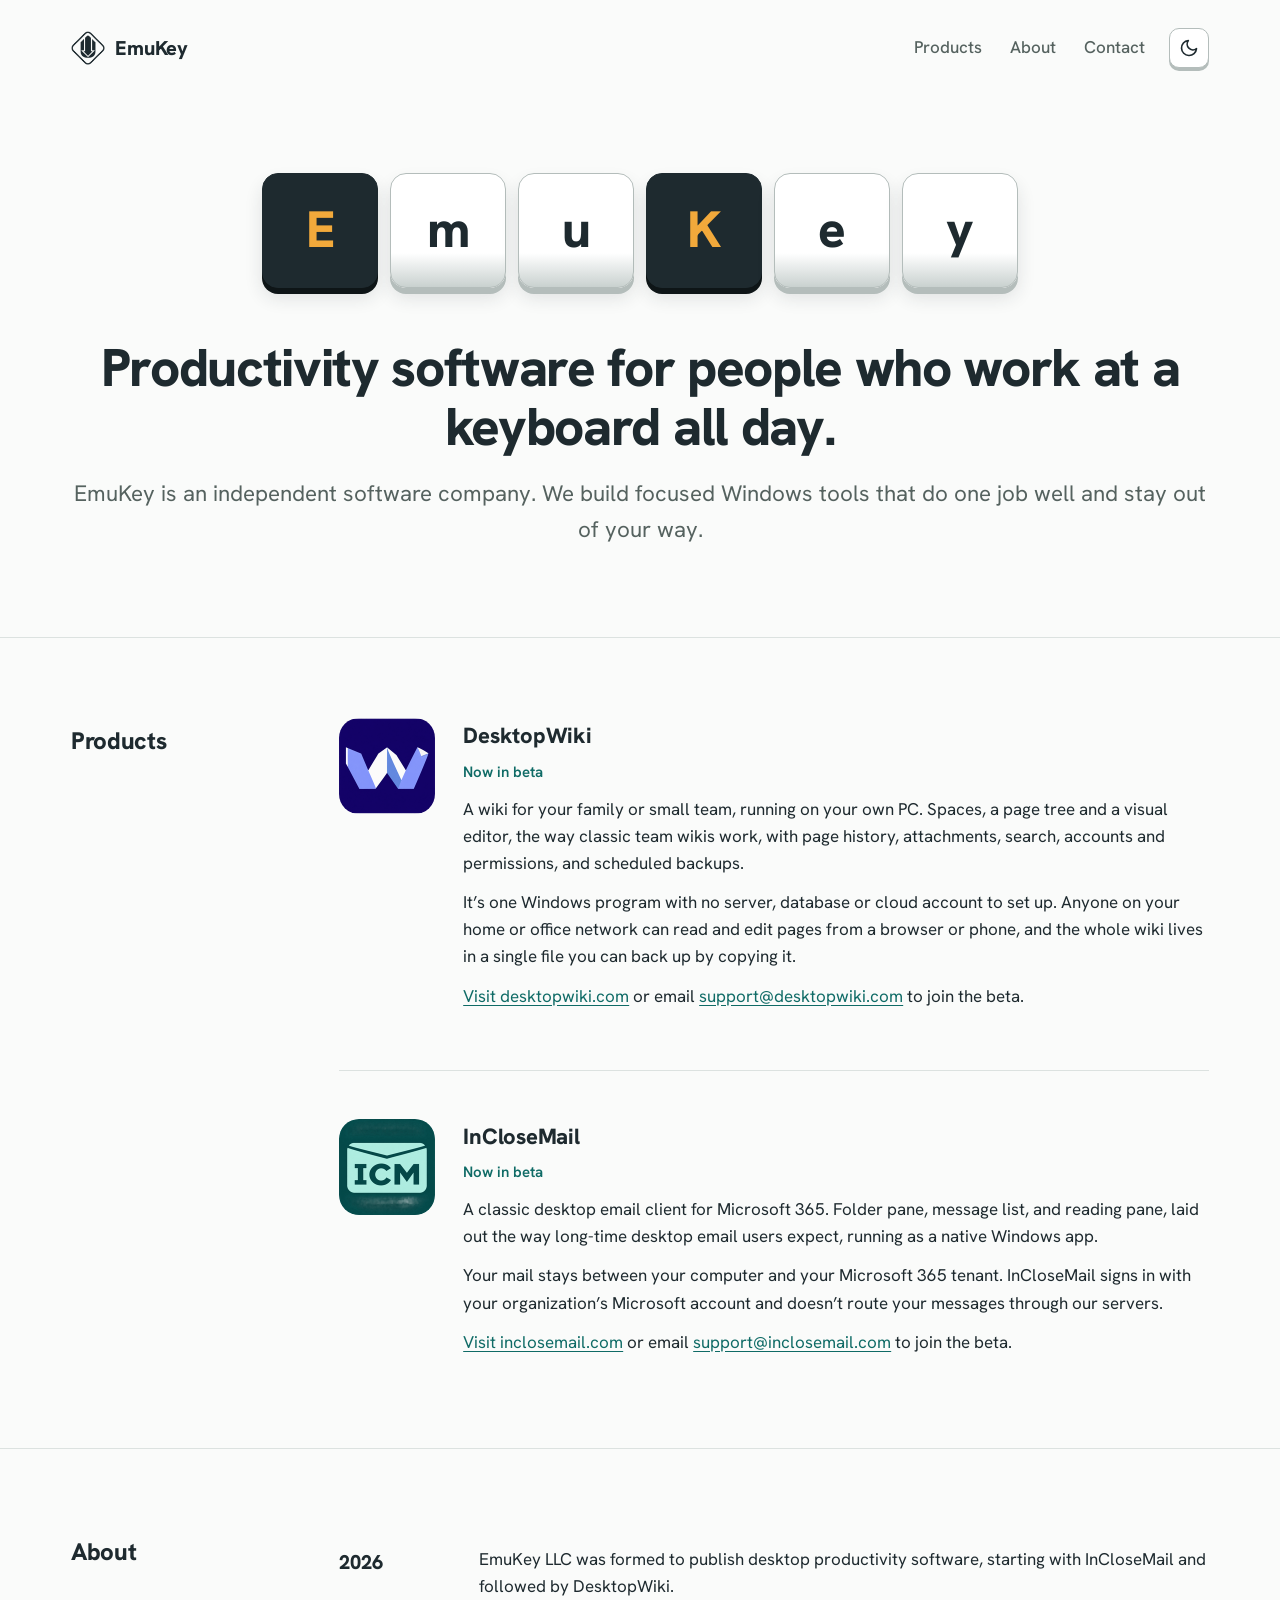
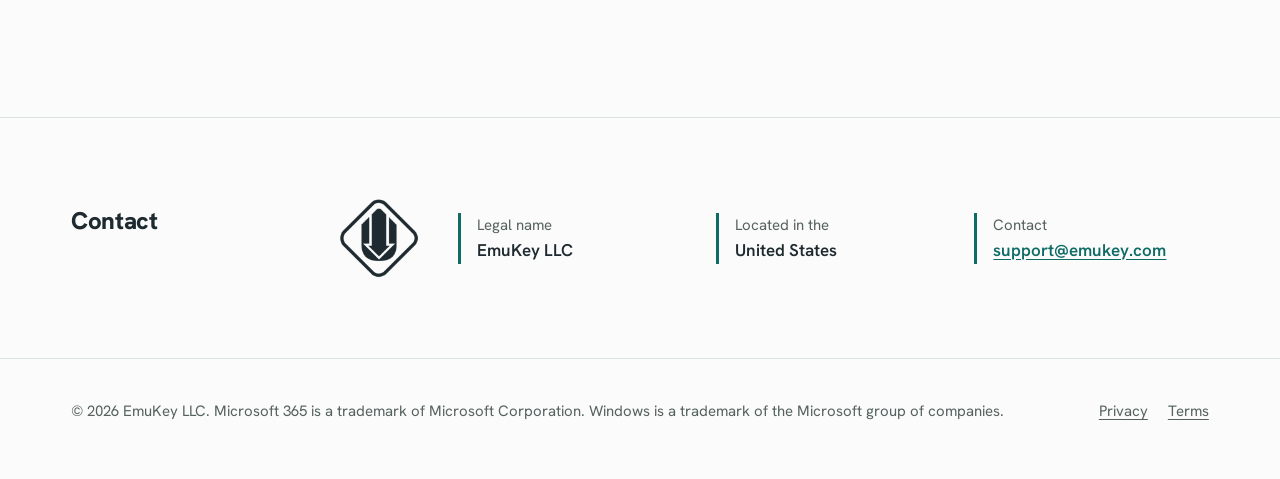
<file: index.html>
<!doctype html>
<html lang="en">
<head>
<meta charset="utf-8">
<meta name="viewport" content="width=device-width, initial-scale=1">
<title>EmuKey LLC: Productivity software for Windows</title>
<meta name="description" content="EmuKey LLC is an independent software company. Our products are DesktopWiki, a wiki for your family or small team that runs on your own PC, and InCloseMail, a classic desktop email client for Microsoft 365.">
<link rel="icon" type="image/png" sizes="32x32" href="/assets/favicon-32.png">
<link rel="apple-touch-icon" href="/assets/apple-touch-icon.png">
<meta property="og:title" content="EmuKey LLC">
<meta property="og:description" content="Independent software company behind DesktopWiki and InCloseMail.">
<meta property="og:type" content="website">
<meta property="og:site_name" content="EmuKey">
<meta property="og:image" content="https://emukey.com/assets/og-image.png">
<meta property="og:image:width" content="1200">
<meta property="og:image:height" content="630">
<meta property="og:image:alt" content="EmuKey: productivity software for Windows">
<meta name="twitter:card" content="summary_large_image">
<meta property="og:url" content="https://emukey.com/">
<link rel="canonical" href="https://emukey.com/">
<script>
  (function () {
    var t = null;
    try { t = localStorage.getItem('theme'); } catch (e) {}
    if (t !== 'light' && t !== 'dark') {
      t = window.matchMedia('(prefers-color-scheme: dark)').matches ? 'dark' : 'light';
    }
    document.documentElement.setAttribute('data-theme', t);
  })();
</script>
<link rel="preload" href="/assets/fonts/hanken-grotesk-latin.woff2" as="font" type="font/woff2" crossorigin>
<script type="application/ld+json">
{
  "@context": "https://schema.org",
  "@type": "Organization",
  "name": "EmuKey LLC",
  "alternateName": "EmuKey",
  "url": "https://emukey.com/",
  "logo": "https://emukey.com/assets/emukey-logo.png",
  "email": "support@emukey.com",
  "address": { "@type": "PostalAddress", "addressCountry": "US" },
  "makesOffer": [
    { "@type": "Offer", "itemOffered": { "@type": "SoftwareApplication", "name": "DesktopWiki", "url": "https://desktopwiki.com/", "operatingSystem": "Windows", "applicationCategory": "BusinessApplication" } },
    { "@type": "Offer", "itemOffered": { "@type": "SoftwareApplication", "name": "InCloseMail", "url": "https://inclosemail.com/", "operatingSystem": "Windows", "applicationCategory": "CommunicationApplication" } }
  ]
}
</script>
<link rel="stylesheet" href="/styles.css?v=17fdaec7">
<script src="/theme.js?v=fd7835ac" defer></script>
</head>
<body>

<header class="site wrap">
  <a class="brand" href="/" aria-label="EmuKey home"><span class="mark" aria-hidden="true"></span><span class="brand-name">EmuKey</span></a>
  <nav class="site" aria-label="Main">
    <a href="#products">Products</a>
    <a href="#about">About</a>
    <a href="#contact">Contact</a>
  </nav>
  <button class="theme-toggle" type="button" aria-label="Switch to dark mode" title="Switch to dark mode">
    <svg class="moon" viewBox="0 0 24 24" fill="none" stroke="currentColor" stroke-width="2" stroke-linecap="round" stroke-linejoin="round" aria-hidden="true"><path d="M21 12.8A9 9 0 1 1 11.2 3a7 7 0 0 0 9.8 9.8z"/></svg>
    <svg class="sun" viewBox="0 0 24 24" fill="none" stroke="currentColor" stroke-width="2" stroke-linecap="round" aria-hidden="true"><circle cx="12" cy="12" r="4.5"/><path d="M12 2v2M12 20v2M4.9 4.9l1.4 1.4M17.7 17.7l1.4 1.4M2 12h2M20 12h2M4.9 19.1l1.4-1.4M17.7 6.3l1.4-1.4"/></svg>
  </button>
</header>

<main>
  <div class="hero wrap">
    <ul class="keys" aria-hidden="true">
      <li class="cap pressed">E</li>
      <li class="cap">m</li>
      <li class="cap">u</li>
      <li class="break"></li>
      <li class="cap pressed">K</li>
      <li class="cap">e</li>
      <li class="cap">y</li>
    </ul>
    <h1>Productivity software for people who work at a keyboard all day.</h1>
    <p class="lede">EmuKey is an independent software company. We build focused Windows tools that do one job well and stay out of your way.</p>
  </div>

  <section id="products">
    <div class="wrap">
      <h2>Products</h2>
      <div class="product-list">
      <div class="product">
        <img class="icon" src="/assets/desktopwiki-icon.png" alt="DesktopWiki icon" width="96" height="96">
        <div>
          <h3>DesktopWiki</h3>
          <span class="status">Now in beta</span>
          <p>A wiki for your family or small team, running on your own PC. Spaces, a page tree and a visual editor, the way classic team wikis work, with page history, attachments, search, accounts and permissions, and scheduled backups.</p>
          <p>It’s one Windows program with no server, database or cloud account to set up. Anyone on your home or office network can read and edit pages from a browser or phone, and the whole wiki lives in a single file you can back up by copying it.</p>
          <p><a href="https://desktopwiki.com">Visit desktopwiki.com</a> or email <a href="mailto:support@desktopwiki.com">support@desktopwiki.com</a> to join the beta.</p>
        </div>
      </div>
      <div class="product">
        <img class="icon" src="/assets/inclosemail-icon.png" alt="InCloseMail icon" width="96" height="96">
        <div>
          <h3>InCloseMail</h3>
          <span class="status">Now in beta</span>
          <p>A classic desktop email client for Microsoft 365. Folder pane, message list, and reading pane, laid out the way long-time desktop email users expect, running as a native Windows app.</p>
          <p>Your mail stays between your computer and your Microsoft 365 tenant. InCloseMail signs in with your organization’s Microsoft account and doesn’t route your messages through our servers.</p>
          <p><a href="https://inclosemail.com">Visit inclosemail.com</a> or email <a href="mailto:support@inclosemail.com">support@inclosemail.com</a> to join the beta.</p>
        </div>
      </div>
      </div>
    </div>
  </section>

  <section id="about">
    <div class="wrap">
      <h2>About</h2>
      <dl class="history">
        <dt>2026</dt>
        <dd>EmuKey LLC was formed to publish desktop productivity software, starting with InCloseMail and followed by DesktopWiki.</dd>
      </dl>
    </div>
  </section>

  <section id="contact">
    <div class="wrap">
      <h2>Contact</h2>
      <div class="company">
      <span class="logo mark" role="img" aria-label="EmuKey logo"></span>
      <div class="facts">
        <div><div class="k">Legal name</div><div class="v">EmuKey LLC</div></div>
        <div><div class="k">Located in the</div><div class="v">United States</div></div>
        <div><div class="k">Contact</div><div class="v"><a href="mailto:support@emukey.com">support@emukey.com</a></div></div>
      </div>
      </div>
    </div>
  </section>
</main>

<footer class="site">
  <div class="wrap">
    <div>© 2026 EmuKey LLC. Microsoft 365 is a trademark of Microsoft Corporation. Windows is a trademark of the Microsoft group of companies.</div>
    <nav aria-label="Legal"><a href="/privacy">Privacy</a><a href="/terms">Terms</a></nav>
  </div>
</footer>

</body>
</html>
</file>
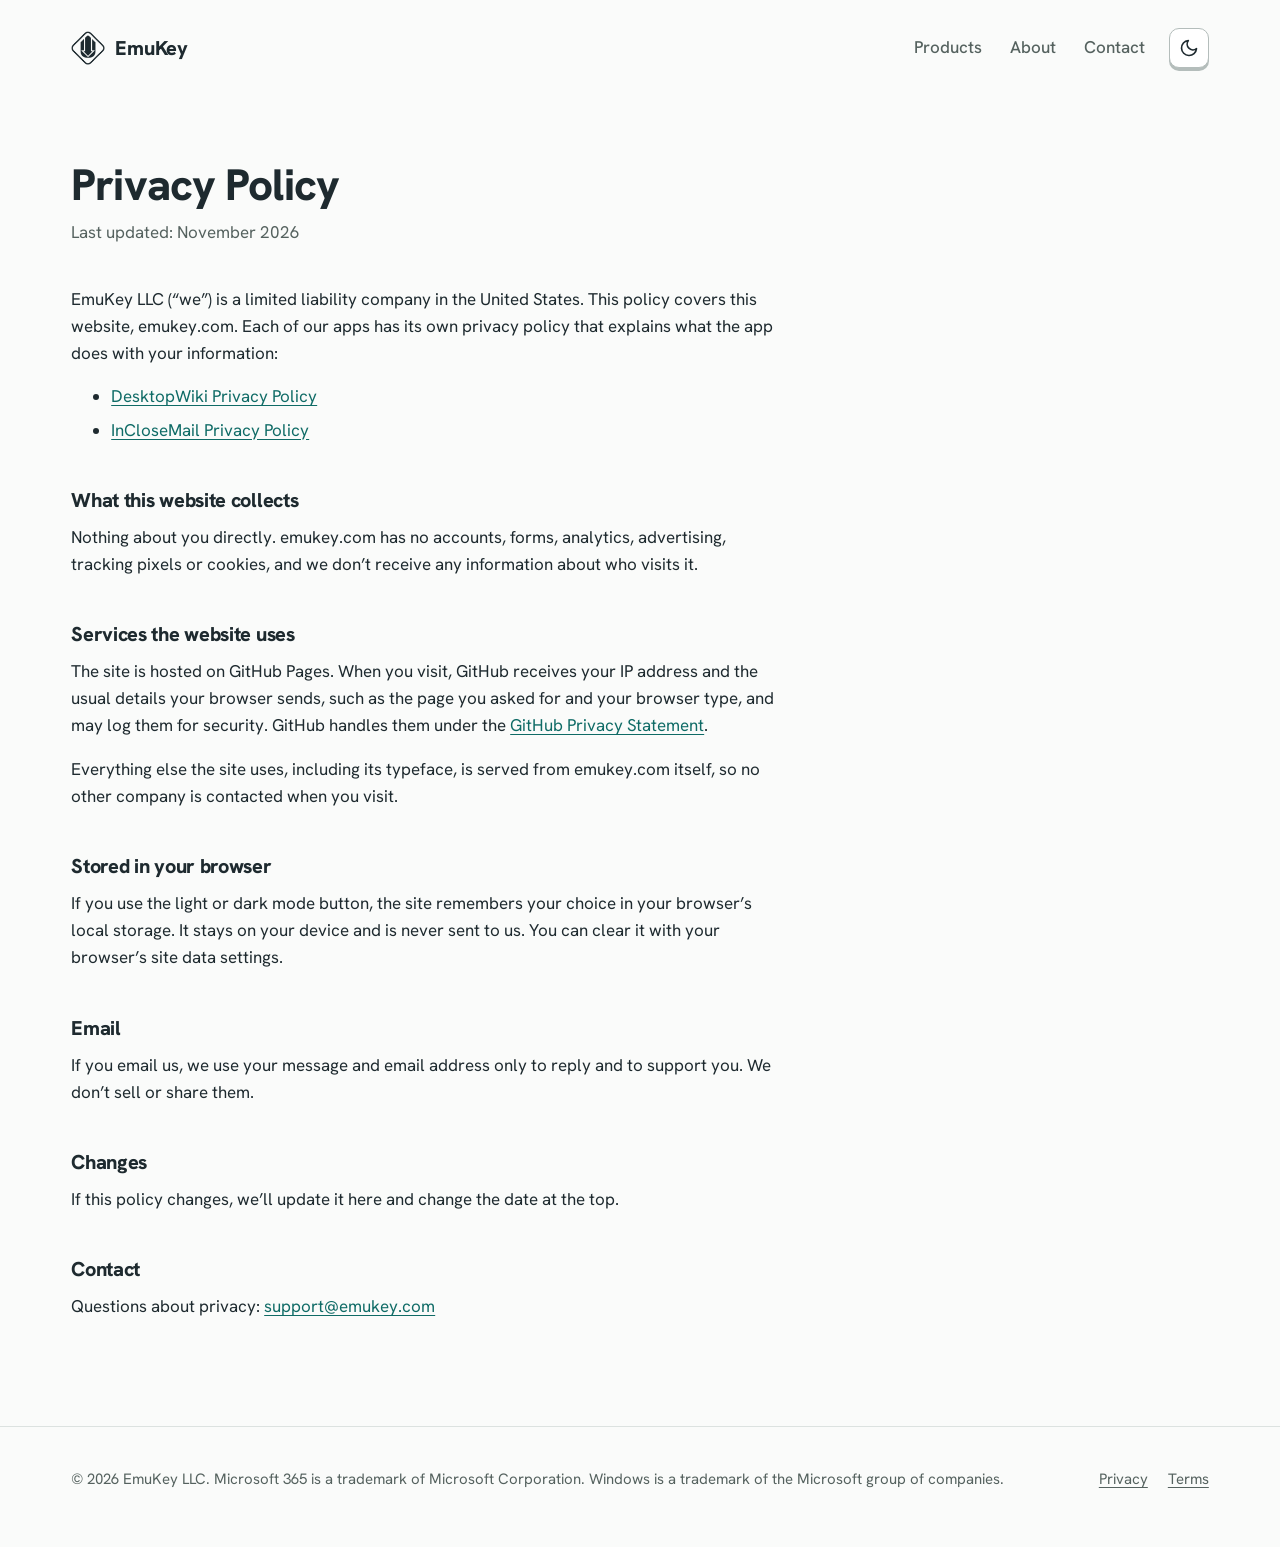
<file: privacy.html>
<!doctype html>
<html lang="en">
<head>
<meta charset="utf-8">
<meta name="viewport" content="width=device-width, initial-scale=1">
<title>Privacy Policy · EmuKey LLC</title>
<meta name="description" content="How the emukey.com website handles your information, with links to the privacy policies for DesktopWiki and InCloseMail.">
<link rel="icon" type="image/png" sizes="32x32" href="/assets/favicon-32.png">
<link rel="apple-touch-icon" href="/assets/apple-touch-icon.png">
<link rel="canonical" href="https://emukey.com/privacy">
<script>
  (function () {
    var t = null;
    try { t = localStorage.getItem('theme'); } catch (e) {}
    if (t !== 'light' && t !== 'dark') {
      t = window.matchMedia('(prefers-color-scheme: dark)').matches ? 'dark' : 'light';
    }
    document.documentElement.setAttribute('data-theme', t);
  })();
</script>
<link rel="preload" href="/assets/fonts/hanken-grotesk-latin.woff2" as="font" type="font/woff2" crossorigin>
<link rel="stylesheet" href="/styles.css?v=17fdaec7">
<script src="/theme.js?v=fd7835ac" defer></script>
</head>
<body>

<header class="site wrap">
  <a class="brand" href="/" aria-label="EmuKey home"><span class="mark" aria-hidden="true"></span><span class="brand-name">EmuKey</span></a>
  <nav class="site" aria-label="Main">
    <a href="/#products">Products</a>
    <a href="/#about">About</a>
    <a href="/#contact">Contact</a>
  </nav>
  <button class="theme-toggle" type="button" aria-label="Switch to dark mode" title="Switch to dark mode">
    <svg class="moon" viewBox="0 0 24 24" fill="none" stroke="currentColor" stroke-width="2" stroke-linecap="round" stroke-linejoin="round" aria-hidden="true"><path d="M21 12.8A9 9 0 1 1 11.2 3a7 7 0 0 0 9.8 9.8z"/></svg>
    <svg class="sun" viewBox="0 0 24 24" fill="none" stroke="currentColor" stroke-width="2" stroke-linecap="round" aria-hidden="true"><circle cx="12" cy="12" r="4.5"/><path d="M12 2v2M12 20v2M4.9 4.9l1.4 1.4M17.7 17.7l1.4 1.4M2 12h2M20 12h2M4.9 19.1l1.4-1.4M17.7 6.3l1.4-1.4"/></svg>
  </button>
</header>

<main class="page wrap">
  <article class="prose">
    <h1>Privacy Policy</h1>
    <p class="updated">Last updated: November 2026</p>
    <p>EmuKey LLC (“we”) is a limited liability company in the United States. This policy covers this website, emukey.com. Each of our apps has its own privacy policy that explains what the app does with your information:</p>
    <ul>
      <li><a href="https://desktopwiki.com/privacy.html">DesktopWiki Privacy Policy</a></li>
      <li><a href="https://inclosemail.com/privacy.html">InCloseMail Privacy Policy</a></li>
    </ul>

    <h2>What this website collects</h2>
    <p>Nothing about you directly. emukey.com has no accounts, forms, analytics, advertising, tracking pixels or cookies, and we don’t receive any information about who visits it.</p>

    <h2>Services the website uses</h2>
    <p>The site is hosted on GitHub Pages. When you visit, GitHub receives your IP address and the usual details your browser sends, such as the page you asked for and your browser type, and may log them for security. GitHub handles them under the <a href="https://docs.github.com/en/site-policy/privacy-policies/github-general-privacy-statement">GitHub Privacy Statement</a>.</p>
    <p>Everything else the site uses, including its typeface, is served from emukey.com itself, so no other company is contacted when you visit.</p>

    <h2>Stored in your browser</h2>
    <p>If you use the light or dark mode button, the site remembers your choice in your browser’s local storage. It stays on your device and is never sent to us. You can clear it with your browser’s site data settings.</p>

    <h2>Email</h2>
    <p>If you email us, we use your message and email address only to reply and to support you. We don’t sell or share them.</p>

    <h2>Changes</h2>
    <p>If this policy changes, we’ll update it here and change the date at the top.</p>

    <h2>Contact</h2>
    <p>Questions about privacy: <a href="mailto:support@emukey.com">support@emukey.com</a></p>
  </article>
</main>

<footer class="site">
  <div class="wrap">
    <div>© 2026 EmuKey LLC. Microsoft 365 is a trademark of Microsoft Corporation. Windows is a trademark of the Microsoft group of companies.</div>
    <nav aria-label="Legal"><a href="/privacy">Privacy</a><a href="/terms">Terms</a></nav>
  </div>
</footer>
</body>
</html>
</file>
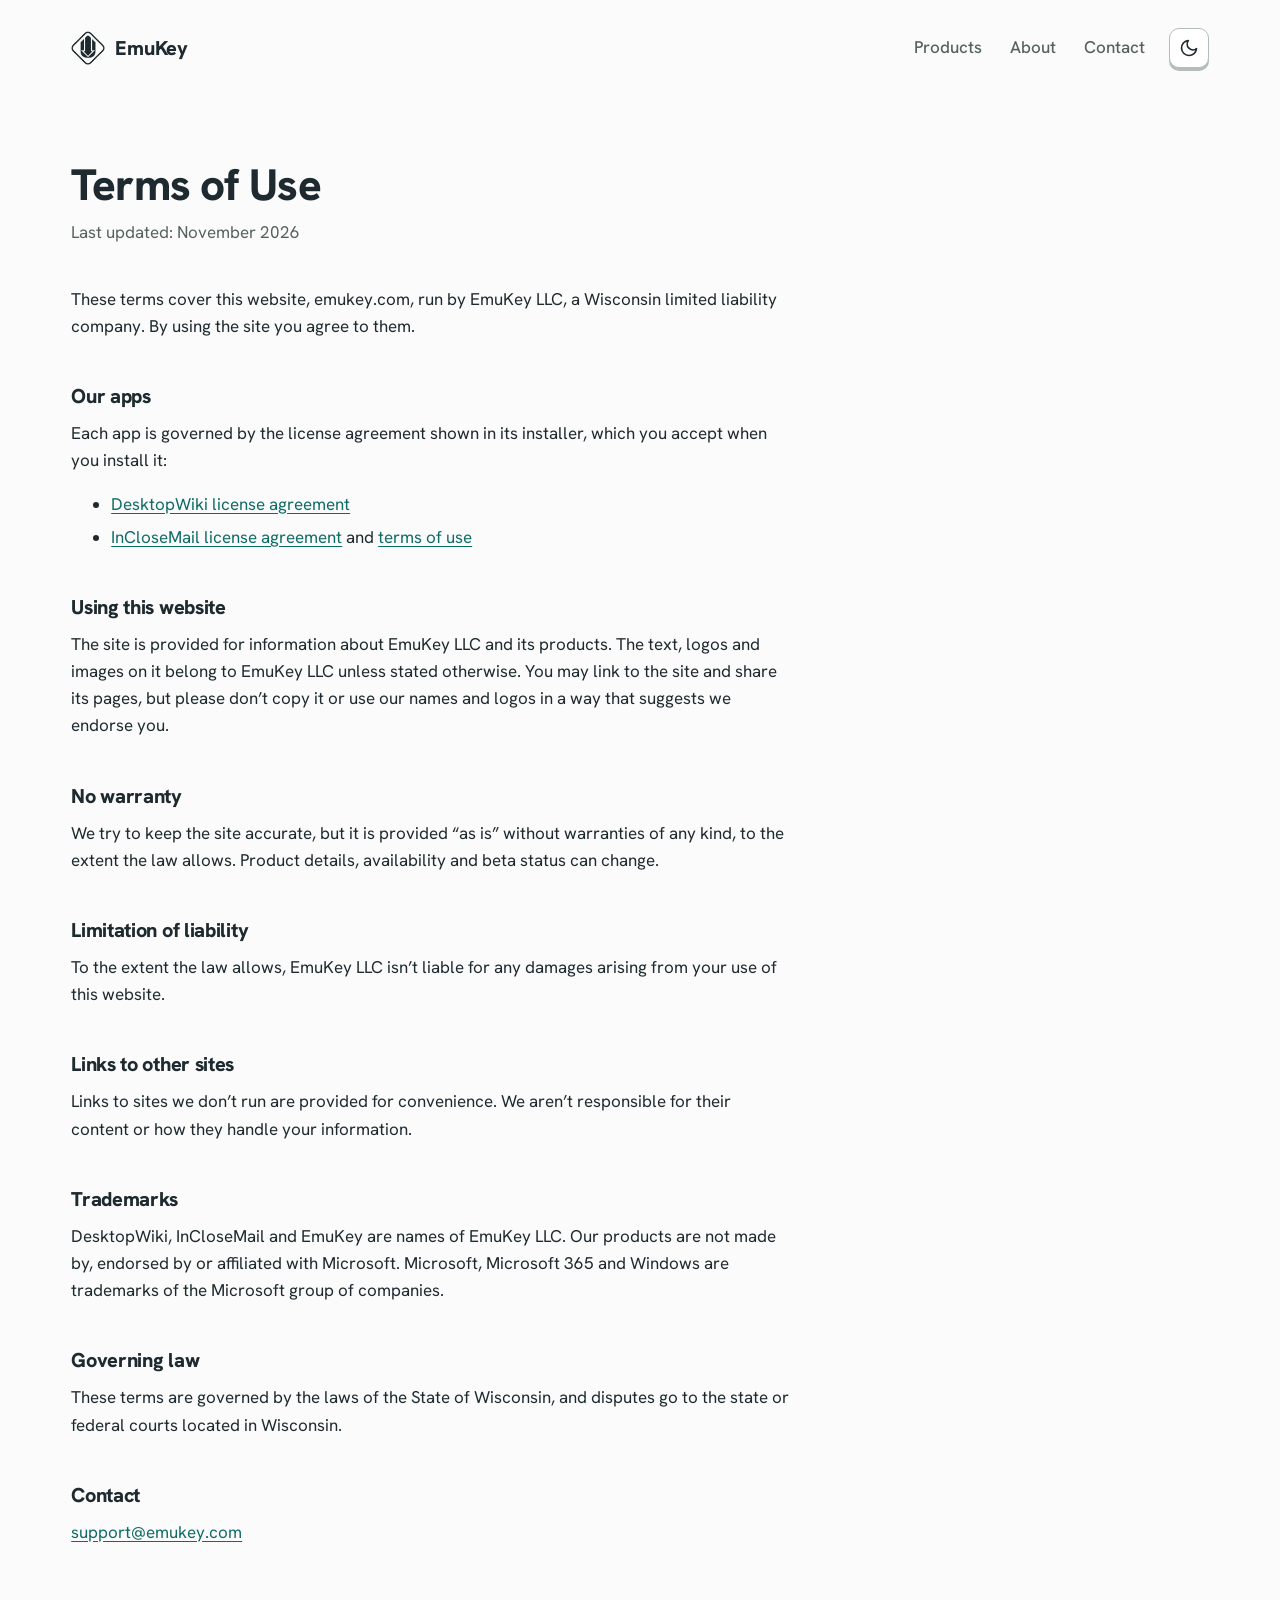
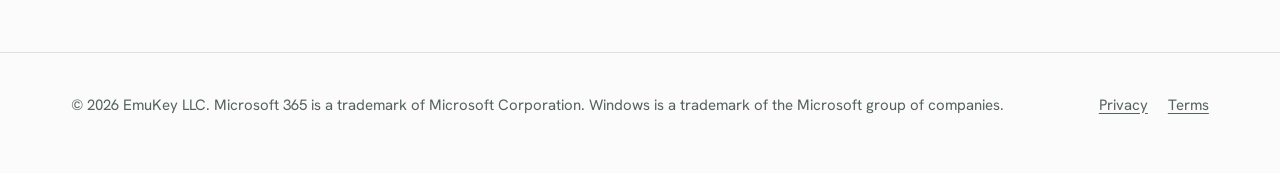
<file: terms.html>
<!doctype html>
<html lang="en">
<head>
<meta charset="utf-8">
<meta name="viewport" content="width=device-width, initial-scale=1">
<title>Terms of Use · EmuKey LLC</title>
<meta name="description" content="Terms of use for the emukey.com website, with links to the license terms for DesktopWiki and InCloseMail.">
<link rel="icon" type="image/png" sizes="32x32" href="/assets/favicon-32.png">
<link rel="apple-touch-icon" href="/assets/apple-touch-icon.png">
<link rel="canonical" href="https://emukey.com/terms">
<script>
  (function () {
    var t = null;
    try { t = localStorage.getItem('theme'); } catch (e) {}
    if (t !== 'light' && t !== 'dark') {
      t = window.matchMedia('(prefers-color-scheme: dark)').matches ? 'dark' : 'light';
    }
    document.documentElement.setAttribute('data-theme', t);
  })();
</script>
<link rel="preload" href="/assets/fonts/hanken-grotesk-latin.woff2" as="font" type="font/woff2" crossorigin>
<link rel="stylesheet" href="/styles.css?v=17fdaec7">
<script src="/theme.js?v=fd7835ac" defer></script>
</head>
<body>

<header class="site wrap">
  <a class="brand" href="/" aria-label="EmuKey home"><span class="mark" aria-hidden="true"></span><span class="brand-name">EmuKey</span></a>
  <nav class="site" aria-label="Main">
    <a href="/#products">Products</a>
    <a href="/#about">About</a>
    <a href="/#contact">Contact</a>
  </nav>
  <button class="theme-toggle" type="button" aria-label="Switch to dark mode" title="Switch to dark mode">
    <svg class="moon" viewBox="0 0 24 24" fill="none" stroke="currentColor" stroke-width="2" stroke-linecap="round" stroke-linejoin="round" aria-hidden="true"><path d="M21 12.8A9 9 0 1 1 11.2 3a7 7 0 0 0 9.8 9.8z"/></svg>
    <svg class="sun" viewBox="0 0 24 24" fill="none" stroke="currentColor" stroke-width="2" stroke-linecap="round" aria-hidden="true"><circle cx="12" cy="12" r="4.5"/><path d="M12 2v2M12 20v2M4.9 4.9l1.4 1.4M17.7 17.7l1.4 1.4M2 12h2M20 12h2M4.9 19.1l1.4-1.4M17.7 6.3l1.4-1.4"/></svg>
  </button>
</header>

<main class="page wrap">
  <article class="prose">
    <h1>Terms of Use</h1>
    <p class="updated">Last updated: November 2026</p>
    <p>These terms cover this website, emukey.com, run by EmuKey LLC, a Wisconsin limited liability company. By using the site you agree to them.</p>

    <h2>Our apps</h2>
    <p>Each app is governed by the license agreement shown in its installer, which you accept when you install it:</p>
    <ul>
      <li><a href="https://desktopwiki.com/license.html">DesktopWiki license agreement</a></li>
      <li><a href="https://inclosemail.com/license.html">InCloseMail license agreement</a> and <a href="https://inclosemail.com/terms.html">terms of use</a></li>
    </ul>

    <h2>Using this website</h2>
    <p>The site is provided for information about EmuKey LLC and its products. The text, logos and images on it belong to EmuKey LLC unless stated otherwise. You may link to the site and share its pages, but please don’t copy it or use our names and logos in a way that suggests we endorse you.</p>

    <h2>No warranty</h2>
    <p>We try to keep the site accurate, but it is provided “as is” without warranties of any kind, to the extent the law allows. Product details, availability and beta status can change.</p>

    <h2>Limitation of liability</h2>
    <p>To the extent the law allows, EmuKey LLC isn’t liable for any damages arising from your use of this website.</p>

    <h2>Links to other sites</h2>
    <p>Links to sites we don’t run are provided for convenience. We aren’t responsible for their content or how they handle your information.</p>

    <h2>Trademarks</h2>
    <p>DesktopWiki, InCloseMail and EmuKey are names of EmuKey LLC. Our products are not made by, endorsed by or affiliated with Microsoft. Microsoft, Microsoft 365 and Windows are trademarks of the Microsoft group of companies.</p>

    <h2>Governing law</h2>
    <p>These terms are governed by the laws of the State of Wisconsin, and disputes go to the state or federal courts located in Wisconsin.</p>

    <h2>Contact</h2>
    <p><a href="mailto:support@emukey.com">support@emukey.com</a></p>
  </article>
</main>

<footer class="site">
  <div class="wrap">
    <div>© 2026 EmuKey LLC. Microsoft 365 is a trademark of Microsoft Corporation. Windows is a trademark of the Microsoft group of companies.</div>
    <nav aria-label="Legal"><a href="/privacy">Privacy</a><a href="/terms">Terms</a></nav>
  </div>
</footer>
</body>
</html>
</file>
<file: styles.css>
/* Hanken Grotesk, self-hosted (SIL Open Font License, see /assets/fonts/OFL.txt) */
@font-face {
  font-family: "Hanken Grotesk"; font-style: normal; font-weight: 100 900; font-display: swap;
  src: url(/assets/fonts/hanken-grotesk-latin-ext.woff2) format("woff2");
  unicode-range: U+0100-02BA, U+02BD-02C5, U+02C7-02CC, U+02CE-02D7, U+02DD-02FF, U+0304, U+0308, U+0329, U+1D00-1DBF, U+1E00-1E9F, U+1EF2-1EFF, U+2020, U+20A0-20AB, U+20AD-20C4, U+2113, U+2C60-2C7F, U+A720-A7FF;
}
@font-face {
  font-family: "Hanken Grotesk"; font-style: normal; font-weight: 100 900; font-display: swap;
  src: url(/assets/fonts/hanken-grotesk-latin.woff2) format("woff2");
  unicode-range: U+0000-00FF, U+0131, U+0152-0153, U+02BB-02BC, U+02C6, U+02DA, U+02DC, U+0304, U+0308, U+0329, U+2000-206F, U+20AC, U+2122, U+2191, U+2193, U+2212, U+2215, U+FEFF, U+FFFD;
}

:root {
  color-scheme: light;
  --paper: #FAFBFA;
  --ink: #1E2A2F;
  --muted: #55625F;
  --line: #DCE2E0;
  --teal: #0F6B66;
  --amber: #F2A93B;
  --cap-top: #FFFFFF;
  --cap-side: #C9D1CF;
  --cap-edge: #B4BDBB;
  --surface: #FFFFFF;
}
@media (prefers-color-scheme: dark) {
  :root:not([data-theme="light"]) {
    color-scheme: dark;
    --paper: #151C1F;
    --ink: #E8EDEC;
    --muted: #A3B0AD;
    --line: #2C383C;
    --teal: #5FB8B1;
    --amber: #F2A93B;
    --cap-top: #2A3539;
    --cap-side: #1A2226;
    --cap-edge: #0F1416;
    --surface: #1C2427;
  }
}
:root[data-theme="dark"] {
  color-scheme: dark;
  --paper: #151C1F;
  --ink: #E8EDEC;
  --muted: #A3B0AD;
  --line: #2C383C;
  --teal: #5FB8B1;
  --amber: #F2A93B;
  --cap-top: #2A3539;
  --cap-side: #1A2226;
  --cap-edge: #0F1416;
  --surface: #1C2427;
}
* { box-sizing: border-box; }
html { -webkit-text-size-adjust: 100%; }
body {
  margin: 0;
  background: var(--paper);
  color: var(--ink);
  font-family: "Hanken Grotesk", "Segoe UI", system-ui, sans-serif;
  font-size: 1.0625rem;
  line-height: 1.6;
}
a { color: var(--teal); text-underline-offset: 3px; }
a:hover { text-decoration-thickness: 2px; }
a:focus-visible { outline: 3px solid var(--amber); outline-offset: 3px; border-radius: 4px; }

.wrap { max-width: 1240px; margin: 0 auto; padding: 0 clamp(24px, 4vw, 56px); }

header.site {
  display: flex; align-items: center; justify-content: space-between;
  padding-top: 28px; padding-bottom: 28px;
}
.brand { display: inline-flex; align-items: center; gap: 10px; font-weight: 800; font-size: 1.25rem; letter-spacing: -0.01em; color: var(--ink); text-decoration: none; }
.mark {
  display: block; flex: none;
  background-color: currentColor;
  -webkit-mask: url(/assets/emukey-mark.png) center / contain no-repeat;
  mask: url(/assets/emukey-mark.png) center / contain no-repeat;
}
.brand .mark { width: 34px; height: 34px; }
nav.site a { color: var(--muted); text-decoration: none; margin-left: 24px; font-weight: 500; }
nav.site a:hover { color: var(--ink); }
nav.site { margin-left: auto; }

/* Theme toggle, styled as a small keycap */
.theme-toggle {
  flex: none;
  margin-left: 24px;
  width: 40px; height: 40px;
  display: grid; place-items: center;
  padding: 0;
  color: var(--ink);
  background: var(--cap-top);
  border: 1px solid var(--cap-edge);
  border-radius: 10px;
  box-shadow: 0 3px 0 var(--cap-edge);
  cursor: pointer;
  transition: transform 80ms ease, box-shadow 80ms ease;
}
.theme-toggle:hover { color: var(--teal); }
.theme-toggle:active { transform: translateY(3px); box-shadow: 0 0 0 var(--cap-edge); }
.theme-toggle:focus-visible { outline: 3px solid var(--amber); outline-offset: 3px; }
.theme-toggle svg { width: 20px; height: 20px; }
.theme-toggle .sun { display: none; }
:root[data-theme="dark"] .theme-toggle .sun { display: block; }
:root[data-theme="dark"] .theme-toggle .moon { display: none; }
@media (prefers-reduced-motion: reduce) { .theme-toggle { transition: none; } }

/* Hero: the one memorable element, a row of keycaps */
.hero { padding-top: clamp(56px, 6vw, 112px); padding-bottom: clamp(72px, 7vw, 128px); }
.keys { display: flex; flex-wrap: wrap; justify-content: center; gap: clamp(8px, 1vw, 16px); margin: 0 0 clamp(40px, 4vw, 64px); padding: 0; list-style: none; }
.keys .break { display: none; }
@media (max-width: 600px) {
  .keys { row-gap: 20px; }
  .keys .break { display: block; flex-basis: 100%; height: 0; }
  .keys .cap { width: min(24vw, 96px); font-size: min(9vw, 2.6rem); }
}
.cap {
  width: clamp(52px, 9vw, 124px);
  aspect-ratio: 1 / 1;
  display: grid; place-items: center;
  background: linear-gradient(180deg, var(--cap-top) 0%, var(--cap-top) 70%, var(--cap-side) 100%);
  border: 1px solid var(--cap-edge);
  border-radius: 16px;
  box-shadow: 0 6px 0 var(--cap-edge), 0 10px 18px rgba(30, 42, 47, 0.12);
  font-weight: 800;
  font-size: clamp(1.5rem, 4vw, 3.4rem);
  color: var(--ink);
  transform: translateY(0);
}
.cap.pressed {
  background: var(--ink);
  color: var(--amber);
  border-color: var(--ink);
  box-shadow: 0 6px 0 #0E1517, 0 10px 18px rgba(30, 42, 47, 0.12);
}
@media (prefers-color-scheme: dark) {
  :root:not([data-theme="light"]) .cap.pressed { background: var(--amber); color: #1E2A2F; border-color: var(--amber); box-shadow: 0 6px 0 #B97C1F, 0 10px 18px rgba(0, 0, 0, 0.25); }
}
:root[data-theme="dark"] .cap.pressed { background: var(--amber); color: #1E2A2F; border-color: var(--amber); box-shadow: 0 6px 0 #B97C1F, 0 10px 18px rgba(0, 0, 0, 0.25); }
h1 {
  font-size: clamp(2.2rem, 2.4vw + 1.4rem, 4.4rem);
  line-height: 1.1;
  letter-spacing: -0.025em;
  font-weight: 800;
  margin: 0 0 20px;
  max-width: none;
  text-align: center;
}
.lede { font-size: clamp(1.25rem, 0.5vw + 1rem, 1.5rem); color: var(--muted); max-width: none; margin: 0; text-align: center; }

section { padding: 56px 0; border-top: 1px solid var(--line); }
h2 { font-size: 1.5rem; letter-spacing: -0.015em; margin: 0 0 24px; font-weight: 800; }
p { max-width: none; }

.product {
  display: grid; grid-template-columns: 96px 1fr; gap: 28px; align-items: start;
}
.product .icon { width: 96px; height: 96px; display: block; border-radius: 20px; }
.product h3 { font-size: 1.375rem; margin: 0 0 4px; font-weight: 800; letter-spacing: -0.01em; }
.status { display: inline-block; font-size: 0.9375rem; font-weight: 600; color: var(--teal); margin-bottom: 12px; }
.product p { margin: 0 0 12px; }
.product + .product { margin-top: 48px; padding-top: 48px; border-top: 1px solid var(--line); }

.history { display: grid; grid-template-columns: 7rem 1fr; gap: 12px 28px; }
.history dt { font-weight: 800; font-size: 1.25rem; }
.history dd { margin: 0 0 20px; color: var(--ink); }

.company { display: flex; align-items: center; gap: clamp(24px, 3vw, 48px); flex-wrap: wrap; }
.company .logo { flex: none; width: 80px; height: 80px; color: var(--ink); }
.company .facts { flex: 1; min-width: 260px; }
.facts { display: grid; grid-template-columns: repeat(auto-fit, minmax(220px, 1fr)); gap: 24px; }
.facts > div { border-left: 3px solid var(--teal); padding-left: 16px; }
.facts .k { font-size: 0.9375rem; color: var(--muted); }
.facts .v { font-weight: 600; }

@media (min-width: 1000px) {
  section > .wrap { display: grid; grid-template-columns: 220px 1fr; gap: 48px; align-items: start; }
  section h2 { margin: 4px 0 0; }
  section { padding: 80px 0; }
}

footer.site { padding: 40px 0 56px; color: var(--muted); font-size: 0.9375rem; border-top: 1px solid var(--line); }

@media (max-width: 600px) {
  nav.site a { margin-left: 16px; }
  .theme-toggle { margin-left: 16px; }
  .product { grid-template-columns: 1fr; }
  .history { grid-template-columns: 1fr; }
  .history dt { margin-top: 8px; }
}
@media (max-width: 440px) {
  .brand-name { display: none; }
  nav.site { white-space: nowrap; }
}
@media (max-width: 360px) {
  nav.site a { margin-left: 12px; font-size: 0.9375rem; }
  .theme-toggle { margin-left: 12px; }
}

/* Inner pages: privacy, terms, 404 */
.page { padding-top: clamp(32px, 5vw, 72px); padding-bottom: clamp(56px, 7vw, 112px); }
.prose { max-width: 720px; }
.prose h1 { font-size: clamp(2rem, 4vw, 2.75rem); line-height: 1.15; letter-spacing: -0.02em; margin: 0 0 8px; text-align: left; max-width: none; }
.not-found .prose h1 { text-align: center; }
.prose .updated { color: var(--muted); margin: 0 0 40px; }
.prose h2 { font-size: 1.25rem; margin: 40px 0 8px; }
.prose p, .prose ul { margin: 0 0 16px; }
.prose li { margin-bottom: 6px; }
.not-found { text-align: center; max-width: 560px; margin: 0 auto; }
.not-found .keys { margin-bottom: 32px; }

footer.site .wrap { display: flex; flex-wrap: wrap; gap: 8px 24px; justify-content: space-between; }
footer.site nav a { color: var(--muted); margin-right: 20px; }
footer.site nav a:last-child { margin-right: 0; }
footer.site nav a:hover { color: var(--ink); }
</file>
